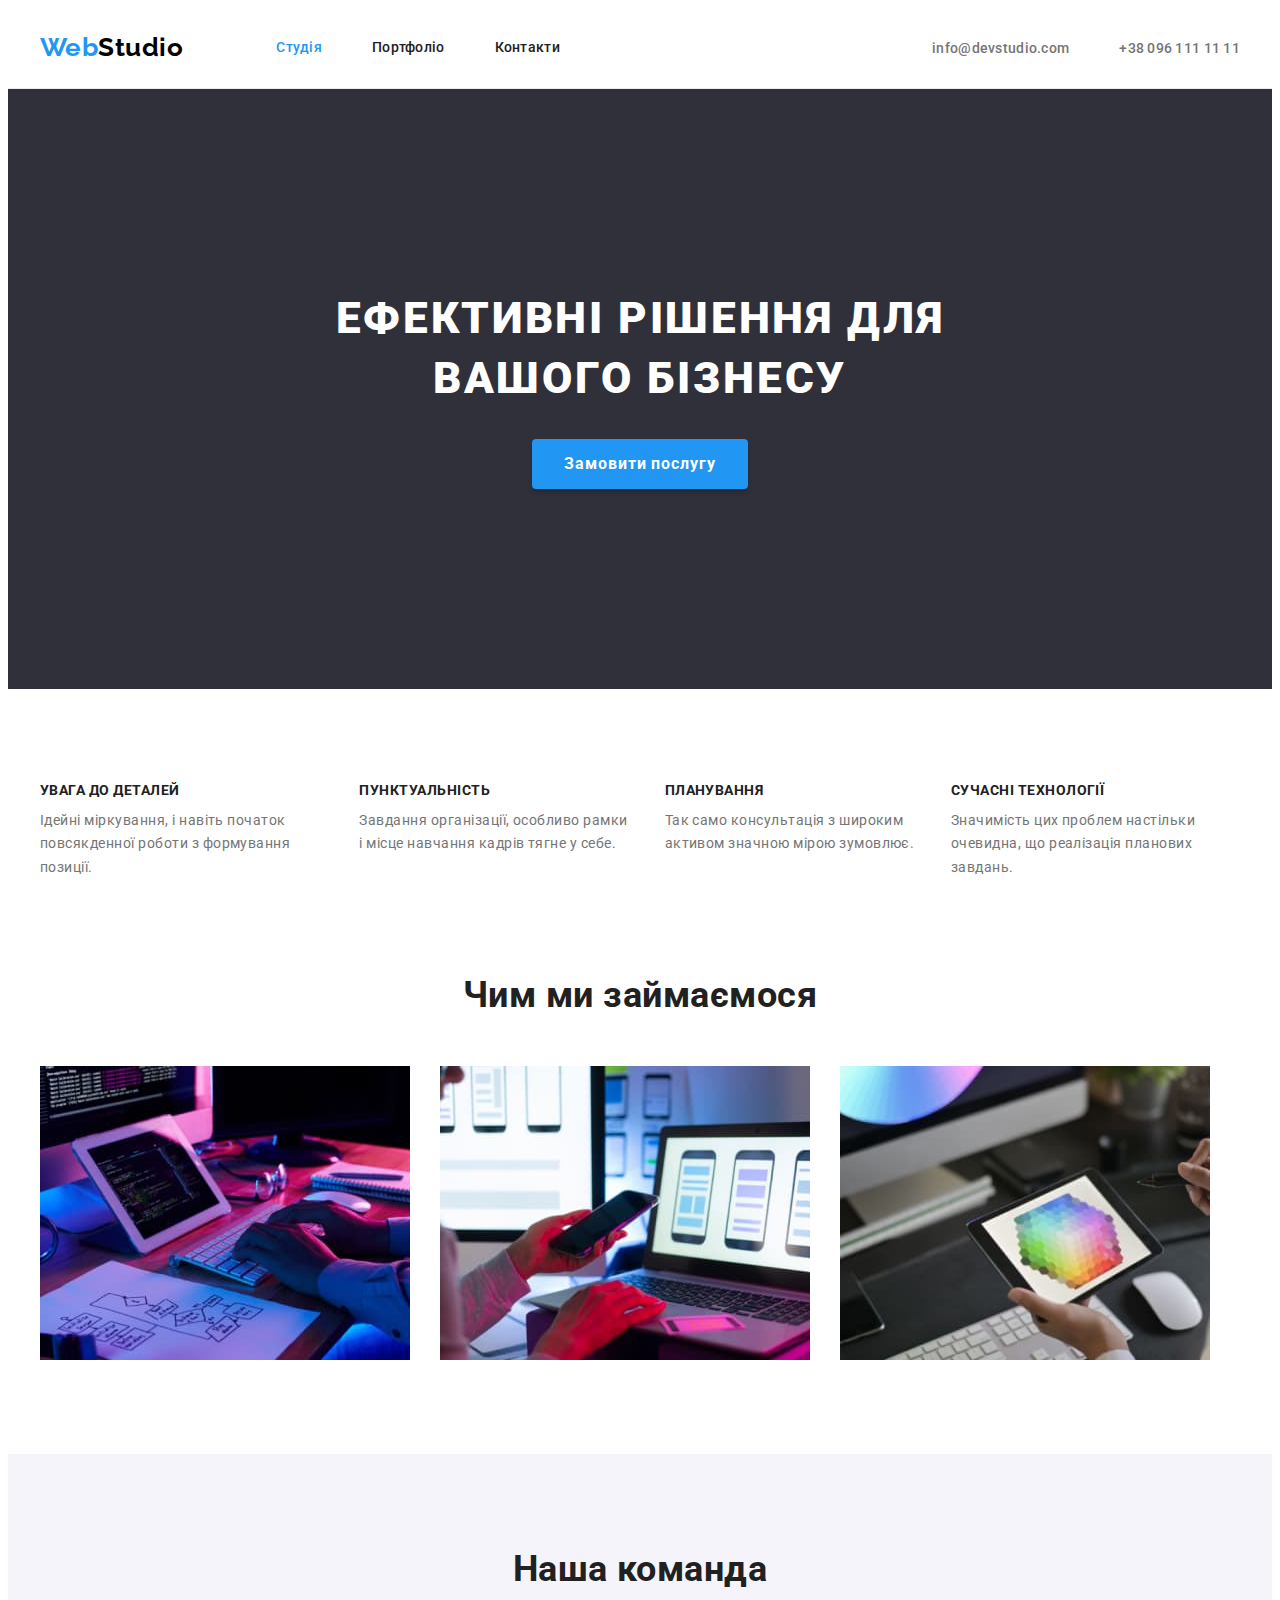
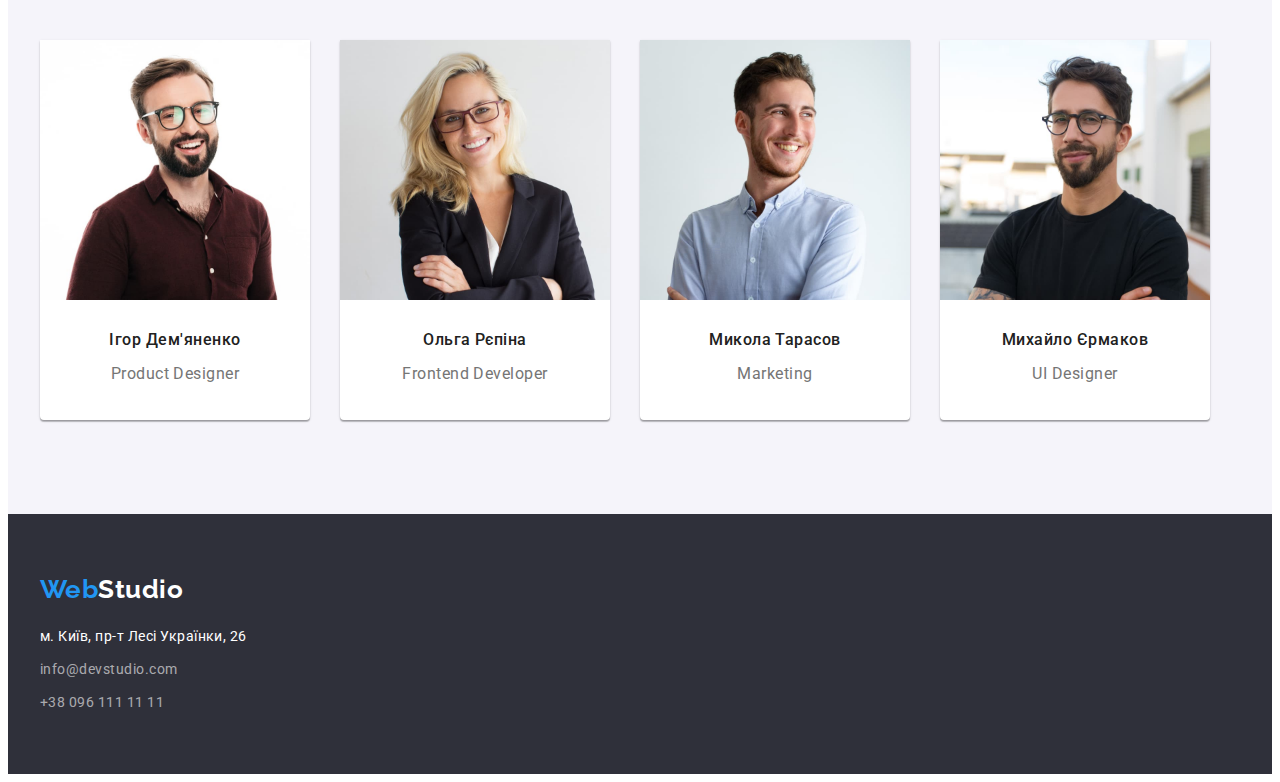
<file: index.html>
<!DOCTYPE html>
<html lang="uk">
  <head>
    <meta charset="UTF-8" />
    <meta http-equiv="X-UA-Compatible" content="IE=edge" />
    <meta name="viewport" content="width=device-width, initial-scale=1.0" />
    <title>Студія</title>
    <link rel="preconnect" href="https://fonts.googleapis.com" />
    <link rel="preconnect" href="https://fonts.gstatic.com" crossorigin />
    <link
      href="https://fonts.googleapis.com/css2?family=Raleway:wght@700&family=Roboto:wght@400;500;700;900&display=swap"
      rel="stylesheet"
    />
    <link
      rel="stylesheet"
      href="https://cdnjs.cloudflare.com/ajax/libs/modern-normalize/1.1.0/modern-normalize.min.css"
      integrity="sha512-wpPYUAdjBVSE4KJnH1VR1HeZfpl1ub8YT/NKx4PuQ5NmX2tKuGu6U/JRp5y+Y8XG2tV+wKQpNHVUX03MfMFn9Q=="
      crossorigin="anonymous"
      referrerpolicy="no-referrer"
    />
    <link rel="stylesheet" href="./css/styles.css" />
  </head>
  <body>
    <!-- Шапка сайта -->
    <header class="header">
      <div class="container main-nav">
        <nav class="header-nav">
          <a href="/" class="logo"><span>Web</span>Studio</a>
          <ul class="nav-list list">
            <li class="item">
              <a href="./index.html" class="link current">Студія</a>
            </li>
            <li class="item">
              <a href="./portfolio.html" class="link">Портфоліо</a>
            </li>
            <li class="item"><a href="#" class="link">Контакти</a></li>
          </ul>
        </nav>
        <ul class="header-contacts list">
          <li class="contacts-item">
            <a href="mailto:info@devstudio.com" class="link"
              >info@devstudio.com</a
            >
          </li>
          <li class="contacts-item">
            <a href="tel:+380961111111" class="link">+38 096 111 11 11</a>
          </li>
        </ul>
      </div>
    </header>

    <main>
      <!-- Герой -->
      <section class="hero">
        <div class="container">
          <h1 class="hero-title">
            Ефективні рішення для<br />
            вашого бізнесу
          </h1>
          <button class="hero-button button" type="button">
            Замовити послугу
          </button>
        </div>
      </section>
      <!-- Особливості -->
      <section class="feature section">
        <div class="container">
          <h2 class="visually-hidden">Особливості</h2>
          <ul class="feature-list list">
            <li class="feature-item">
              <h3 class="title">УВАГА ДО ДЕТАЛЕЙ</h3>
              <p class="text">
                Ідейні міркування, і навіть початок повсякденної роботи з
                формування позиції.
              </p>
            </li>
            <li class="feature-item">
              <h3 class="title">ПУНКТУАЛЬНІСТЬ</h3>
              <p class="text">
                Завдання організації, особливо рамки і місце навчання кадрів
                тягне у себе.
              </p>
            </li>
            <li class="feature-item">
              <h3 class="title">ПЛАНУВАННЯ</h3>
              <p class="text">
                Так само консультація з широким активом значною мірою зумовлює.
              </p>
            </li>
            <li class="feature-item">
              <h3 class="title">СУЧАСНІ ТЕХНОЛОГІЇ</h3>
              <p class="text">
                Значимість цих проблем настільки очевидна, що реалізація
                планових завдань.
              </p>
            </li>
          </ul>
        </div>
      </section>
      <!-- Чим ми займаємося -->
      <section class="examples section">
        <div class="container">
          <h2 class="section-title">Чим ми займаємося</h2>
          <ul class="examples-list list">
            <li class="examples-item">
              <img
                src="./images/desktop.jpg"
                alt="десктопні додатки"
                width="370"
              />
            </li>
            <li class="examples-item">
              <img
                src="./images/mobile.jpg"
                alt="мобільні додатки"
                width="370"
              />
            </li>
            <li class="examples-item">
              <img
                src="./images/design.jpg"
                alt="дизайнерські рішення"
                width="370"
              />
            </li>
          </ul>
        </div>
      </section>
      <!-- Наша команда -->
      <section class="teams section">
        <div class="container">
          <h2 class="section-title">Наша команда</h2>
          <ul class="teams-list list">
            <li class="teams-item">
              <img
                src="./images/designer.jpg"
                alt="Дизайнер продукту"
                width="270"
              />
              <div class="teams-content">
                <h3 class="title">Ігор Дем'яненко</h3>
                <p lang="en" class="text">Product Designer</p>
              </div>
            </li>
            <li class="teams-item">
              <img
                src="./images/frontend.jpg"
                alt="Розробник інтерфейсу"
                width="270"
              />
              <div class="teams-content">
                <h3 class="title">Ольга Рєпіна</h3>
                <p lang="en" class="text">Frontend Developer</p>
              </div>
            </li>
            <li class="teams-item">
              <img src="./images/marketing.jpg" alt="Маркетолог" width="270" />
              <div class="teams-content">
                <h3 class="title">Микола Тарасов</h3>
                <p lang="en" class="text">Marketing</p>
              </div>
            </li>
            <li class="teams-item">
              <img
                src="./images/ui.jpg"
                alt="Дизайнер інтерфейсу"
                width="270"
              />
              <div class="teams-content">
                <h3 class="title">Михайло Єрмаков</h3>
                <p lang="en" class="text">UI Designer</p>
              </div>
            </li>
          </ul>
        </div>
      </section>
    </main>

    <!-- Футер -->
    <footer class="footer">
      <div class="container">
        <a href="/" class="logo"><span>Web</span>Studio</a>
        <address class="footer-address">
          <ul class="footer-list list">
            <li class="footer-item">
              <a
                href="https://goo.gl/maps/1QhM3WFyMhCo5uu47"
                class="link address"
              >
                м. Київ, пр-т Лесі Українки, 26
              </a>
            </li>
            <li class="footer-item">
              <a href="mailto:info@devstudio.com" class="link">
                info@devstudio.com
              </a>
            </li>
            <li class="footer-item phone">
              <a href="tel:+380961111111" class="link"> +38 096 111 11 11 </a>
            </li>
          </ul>
        </address>
      </div>
    </footer>
  </body>
</html>
</file>
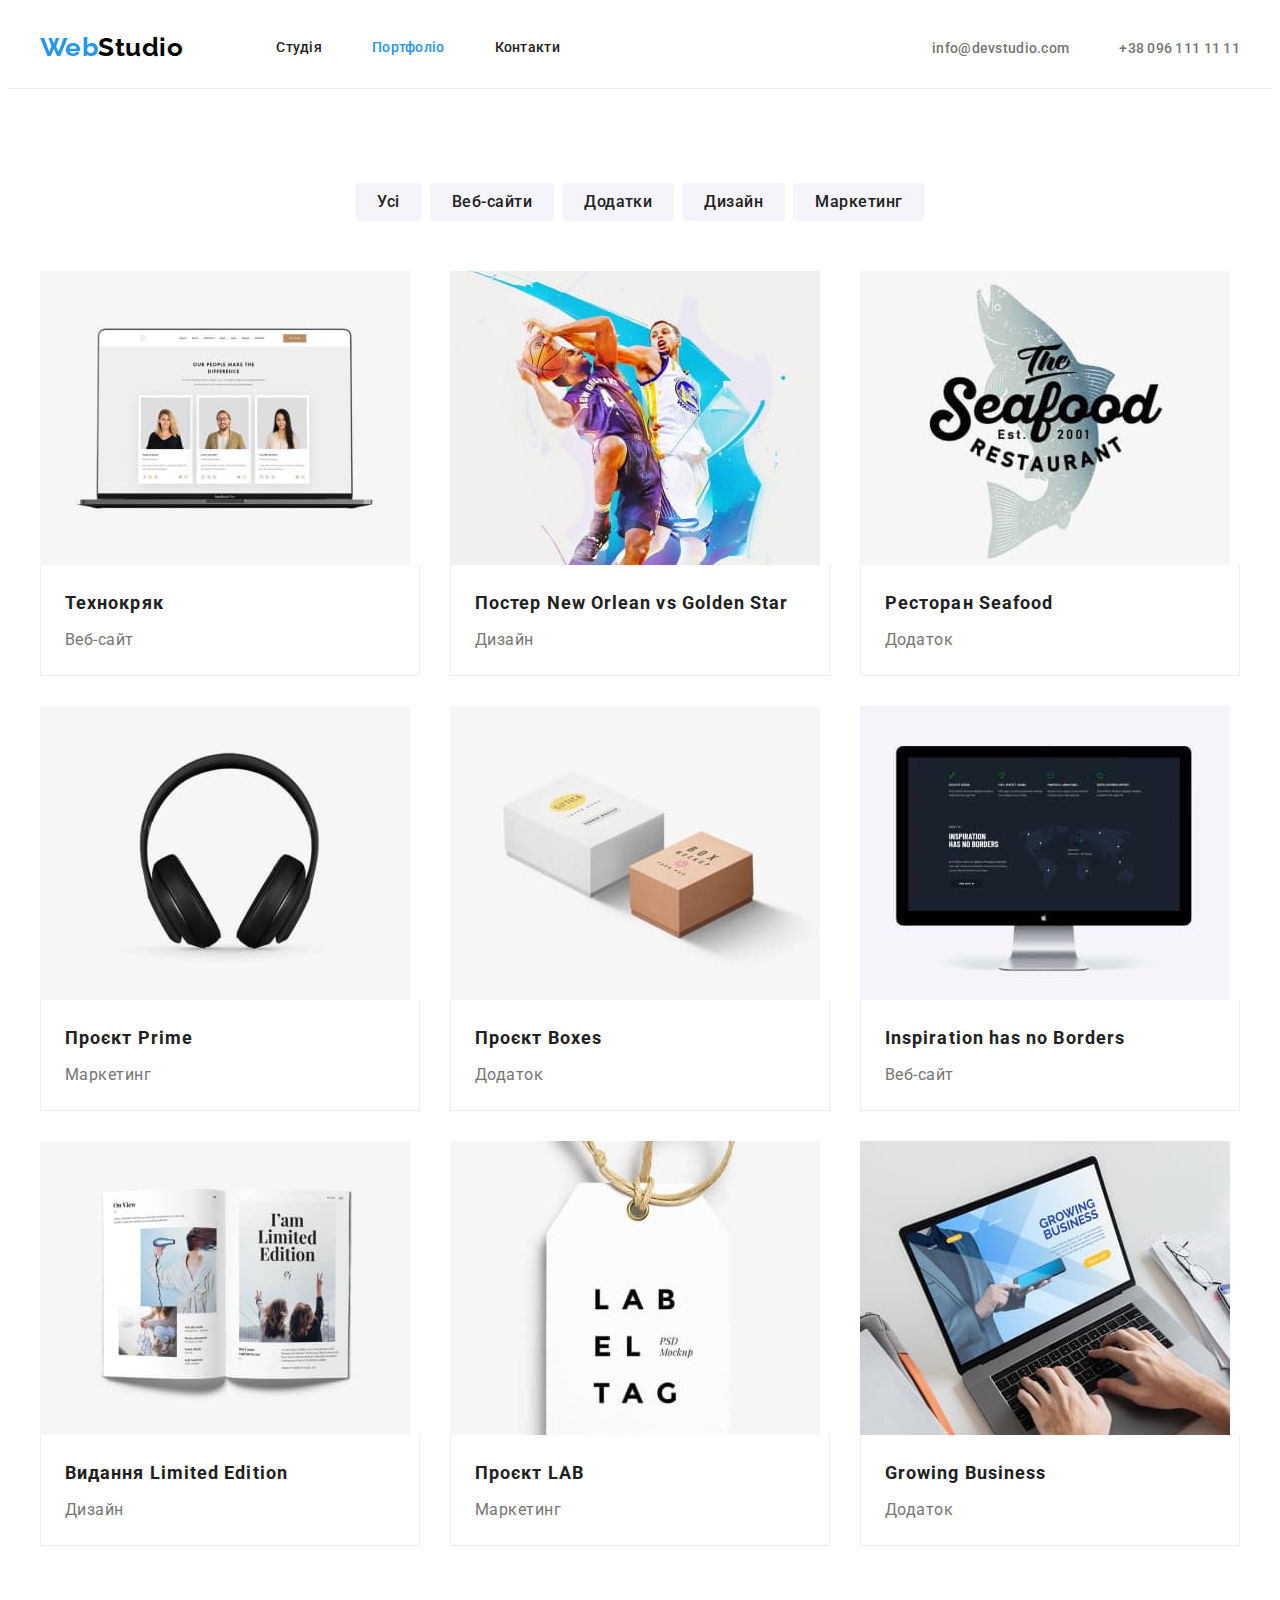
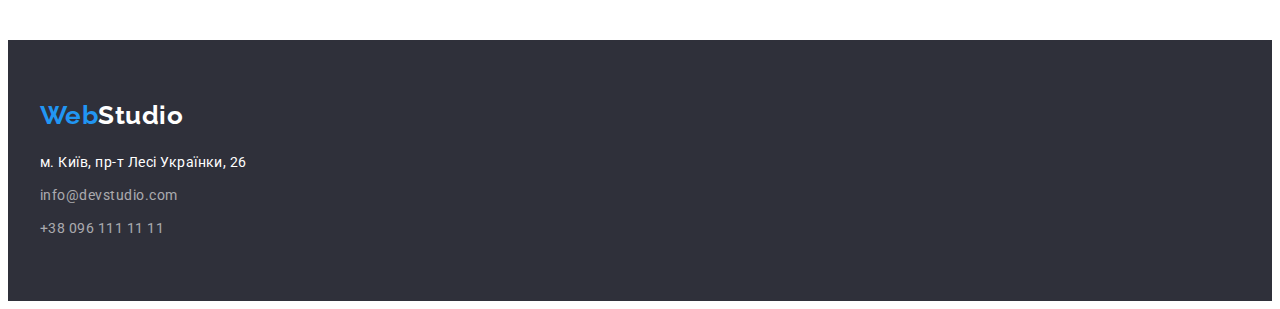
<file: portfolio.html>
<!DOCTYPE html>
<html lang="uk">
  <head>
    <meta charset="UTF-8" />
    <meta http-equiv="X-UA-Compatible" content="IE=edge" />
    <meta name="viewport" content="width=device-width, initial-scale=1.0" />
    <title>Портфоліо</title>
    <link rel="preconnect" href="https://fonts.googleapis.com" />
    <link rel="preconnect" href="https://fonts.gstatic.com" crossorigin />
    <link
      href="https://fonts.googleapis.com/css2?family=Raleway:wght@700&family=Roboto:wght@400;500;700;900&display=swap"
      rel="stylesheet"
    />
    <link
      rel="stylesheet"
      href="https://cdnjs.cloudflare.com/ajax/libs/modern-normalize/1.1.0/modern-normalize.min.css"
      integrity="sha512-wpPYUAdjBVSE4KJnH1VR1HeZfpl1ub8YT/NKx4PuQ5NmX2tKuGu6U/JRp5y+Y8XG2tV+wKQpNHVUX03MfMFn9Q=="
      crossorigin="anonymous"
      referrerpolicy="no-referrer"
    />
    <link rel="stylesheet" href="./css/styles.css" />
  </head>
  <body>
    <!-- Шапка сайта -->
    <header class="header">
      <div class="container main-nav">
        <nav class="header-nav">
          <a href="/" class="logo"><span>Web</span>Studio</a>
          <ul class="nav-list list">
            <li class="item">
              <a href="./index.html" class="link">Студія</a>
            </li>
            <li class="item">
              <a href="./portfolio.html" class="link current">Портфоліо</a>
            </li>
            <li class="item"><a href="#" class="link">Контакти</a></li>
          </ul>
        </nav>
        <ul class="header-contacts list">
          <li class="contacts-item">
            <a href="mailto:info@devstudio.com" class="link"
              >info@devstudio.com</a
            >
          </li>
          <li class="contacts-item">
            <a href="tel:+380961111111" class="link">+38 096 111 11 11</a>
          </li>
        </ul>
      </div>
    </header>

    <main>
      <section class="portfolio section">
        <div class="container">
          <h1 class="visually-hidden">Наші роботи</h1>
          <ul class="portfolio-list-button list">
            <li class="button-item">
              <button class="button" type="button">Усі</button>
            </li>
            <li class="button-item">
              <button class="button" type="button">Веб-сайти</button>
            </li>
            <li class="button-item">
              <button class="button" type="button">Додатки</button>
            </li>
            <li class="button-item">
              <button class="button" type="button">Дизайн</button>
            </li>
            <li class="button-item">
              <button class="button" type="button">Маркетинг</button>
            </li>
          </ul>
          <ul class="portfolio-list list">
            <li class="portfolio-item">
              <a href="#" class="link">
                <img
                  src="./images/technocrack.jpg"
                  alt="Технокряк"
                  width="370"
                />
                <div class="portfolio-border">
                  <h2 class="title">Технокряк</h2>
                  <p class="paragraph">Веб-сайт</p>
                </div>
              </a>
            </li>
            <li class="portfolio-item">
              <a href="#" class="link">
                <img src="./images/poster.jpg" alt="Постер" width="370" />
                <div class="portfolio-border">
                  <h2 class="title">Постер New Orlean vs Golden Star</h2>
                  <p class="paragraph">Дизайн</p>
                </div></a
              >
            </li>
            <li class="portfolio-item">
              <a href="#" class="link">
                <img src="./images/restaurant.jpg" alt="Ресторан" width="370" />
                <div class="portfolio-border">
                  <h2 class="title">Ресторан Seafood</h2>
                  <p class="paragraph">Додаток</p>
                </div></a
              >
            </li>
            <li class="portfolio-item">
              <a href="#" class="link">
                <img src="./images/prime.jpg" alt="Проєкт Prime" width="370" />
                <div class="portfolio-border">
                  <h2 class="title">Проєкт Prime</h2>
                  <p class="paragraph">Маркетинг</p>
                </div></a
              >
            </li>
            <li class="portfolio-item">
              <a href="#" class="link">
                <img src="./images/boxes.jpg" alt="Проєкт Boxes" width="370" />
                <div class="portfolio-border">
                  <h2 class="title">Проєкт Boxes</h2>
                  <p class="paragraph">Додаток</p>
                </div></a
              >
            </li>
            <li class="portfolio-item">
              <a href="#" class="link">
                <img src="./images/borders.jpg" alt="Веб-сайт" width="370" />
                <div class="portfolio-border">
                  <h2 class="title">Inspiration has no Borders</h2>
                  <p class="paragraph">Веб-сайт</p>
                </div></a
              >
            </li>
            <li class="portfolio-item">
              <a href="#" class="link">
                <img src="./images/edition.jpg" alt="Видання" width="370" />
                <div class="portfolio-border">
                  <h2 class="title">Видання Limited Edition</h2>
                  <p class="paragraph">Дизайн</p>
                </div></a
              >
            </li>
            <li class="portfolio-item">
              <a href="#" class="link">
                <img src="./images/lab.jpg" alt="Проєкт LAB" width="370" />
                <div class="portfolio-border">
                  <h2 class="title">Проєкт LAB</h2>
                  <p class="paragraph">Маркетинг</p>
                </div>
              </a>
            </li>
            <li class="portfolio-item">
              <a href="#" class="link">
                <img
                  src="./images/business.jpg"
                  alt="Growing Business"
                  width="370"
                />
                <div class="portfolio-border">
                  <h2 class="title">Growing Business</h2>
                  <p class="paragraph">Додаток</p>
                </div>
              </a>
            </li>
          </ul>
        </div>
      </section>
    </main>

    <!-- Футер -->
    <footer class="footer">
      <div class="container">
        <a href="/" class="logo"><span>Web</span>Studio</a>
        <address class="footer-address">
          <ul class="footer-list list">
            <li class="footer-item">
              <a
                href="https://goo.gl/maps/1QhM3WFyMhCo5uu47"
                class="link address"
              >
                м. Київ, пр-т Лесі Українки, 26
              </a>
            </li>
            <li class="footer-item">
              <a href="mailto:info@devstudio.com" class="link">
                info@devstudio.com
              </a>
            </li>
            <li class="footer-item phone">
              <a href="tel:+380961111111" class="link"> +38 096 111 11 11 </a>
            </li>
          </ul>
        </address>
      </div>
    </footer>
  </body>
</html>
</file>
<file: css/styles.css>
:root {
  --primary-text-color: #757575;
  --secondary-text-color: #000000;
  --title-color: #212121;
  --white-color: #ffffff;
  --accent-color: #2196f3;
  --secondary-background-color: #2f303a;
  --paragraph-footer-color: #ffffff99;
  --section-background-teams-color: #f5f4fa;
  --border-hero-color: #ececec;
  --border-color: #eeeeee;
  --box-shadow-hero-button: rgba(0, 0, 0, 0.15);
  --box-shadow-teams-item: 0px 1px 3px rgba(0, 0, 0, 0.12),
    0px 1px 1px rgba(0, 0, 0, 0.14), 0px 2px 1px rgba(0, 0, 0, 0.2);
  --box-shadow-portfolio-button: 0px 3px 1px rgba(0, 0, 0, 0.1),
    0px 1px 2px rgba(0, 0, 0, 0.08), 0px 2px 2px rgba(0, 0, 0, 0.12);
  --primary-font-family: 'Roboto';
  --logo-font-family: 'Raleway';
}

/* ---------------- utilities ---------------- */
h1,
h2,
h3,
h4,
h5,
h6,
p {
  margin: 0;
}

ul {
  margin: 0;
  padding: 0;
}

body {
  background-color: var(--white-color);
  color: var(--primary-text-color);
  font-family: var(--primary-font-family), sans-serif;
  letter-spacing: 0.03em;
}

img {
  display: block;
  max-width: 100%;
  height: auto;
}

/* ---------------- container ---------------- */

.container {
  width: 1200px;
  padding-left: 15px;
  padding-right: 15px;
  margin: 0 auto;
  /* outline: 2px solid tomato; */
}

/* ---------------- link  ---------------- */

.link:hover,
.link:focus {
  color: var(--accent-color);
}

/* ---------------- list  ---------------- */
.list {
  list-style: none;
}

/* ---------------- button ---------------- */
.button {
  border-radius: 4px;
  padding: 6px 22px;
  border: 0;

  font-family: inherit;
  color: var(--white-color);
  background-color: var(--accent-color);
  font-weight: 700;
  font-size: 16px;
  line-height: 1.88;
  letter-spacing: 0.06em;
  text-decoration: none;
  cursor: pointer;
  text-align: center;
}

.button:hover,
.button:focus {
  color: var(--accent-color);
}

/* ---------------- visually-hidden ---------------- */

.visually-hidden {
  position: absolute;
  width: 1px;
  height: 1px;
  margin: -1px;
  border: 0;
  padding: 0;
  white-space: nowrap;
  clip-path: inset(100%);
  clip: rect(0 0 0 0);
  overflow: hidden;
}

/* ---------------- header ---------------- */

.header {
  border-bottom: 1px solid var(--border-hero-color);
}

.main-nav,
.header-nav {
  display: flex;
  align-items: center;
}

.nav-list {
  margin-left: 93px;
  display: flex;
}

.nav-list .link {
  display: block;
  padding-top: 32px;
  padding-bottom: 32px;
}

.header .item:not(:last-child),
.header-contacts .contacts-item:not(:last-child) {
  margin-right: 50px;
}

.header-contacts.list {
  margin-left: auto;
  display: flex;
}

.header-contacts .link {
  color: var(--primary-text-color);
  font-weight: 500;
  font-size: 14px;
  line-height: 1.14;
  letter-spacing: 0.02em;
  text-decoration: none;
}

.header-contacts .link:hover,
.header-contacts .link:focus {
  color: var(--accent-color);
}

/* ---------------- logo ---------------- */
.logo {
  color: var(--secondary-text-color);
  font-family: var(--logo-font-family), sans-serif;
  font-weight: 700;
  font-size: 26px;
  line-height: 1.2;
  text-decoration: none;
}

.logo > span {
  color: var(--accent-color);
}

/* ---------------- nav-list ---------------- */
.nav-list .link {
  color: var(--title-color);
  font-weight: 500;
  font-size: 14px;
  line-height: 1.14;
  letter-spacing: 0.02em;
  text-decoration: none;
}

.nav-list .link:hover,
.nav-list .link:focus,
.nav-list .link.current {
  color: var(--accent-color);
}

/* ---------------- hero ---------------- */
.hero {
  padding-top: 200px;
  padding-bottom: 200px;
  background-color: var(--secondary-background-color);
  text-align: center;
}

.hero-title {
  margin-bottom: 30px;

  color: var(--white-color);
  font-weight: 900;
  font-size: 44px;
  line-height: 1.36;
  letter-spacing: 0.06em;
  text-transform: uppercase;
}

.hero-button {
  padding: 10px 32px;
  min-width: 216px;

  box-shadow: 0px 4px 4px var(--box-shadow-hero-button);
  border-radius: 4px;
}

.hero-button:hover,
.hero-button:focus {
  background-color: var(--white-color);
}

/* ---------------- section ---------------- */
.section {
  padding-top: 94px;
  padding-bottom: 94px;
}

.section-title {
  color: var(--title-color);
  font-size: 36px;
  line-height: 1.17;
  text-align: center;
}

.section .title {
  color: var(--title-color);
  font-size: 14px;
  line-height: 1.14;
}

/* ---------------- feature ---------------- */

.feature .section {
  padding-top: 0;
}

.feature-list {
  display: flex;
}

.feature-list .title {
  margin-bottom: 10px;
}

.feature-item:not(:last-child) {
  margin-right: 30px;
}

.feature-list .text {
  font-size: 14px;
  line-height: 1.7;
}

/* ---------------- examples ---------------- */

.examples {
  padding-top: 0;
}

.examples-list {
  display: flex;
}

.examples-item:not(:last-child) {
  margin-right: 30px;
}

.examples .section-title {
  margin-bottom: 50px;
}

/* ---------------- teams ---------------- */
.teams {
  background-color: var(--section-background-teams-color);
}

.teams .section-title {
  margin-bottom: 50px;
}

.teams-list {
  display: flex;
}

.teams-item {
  box-shadow: var(--box-shadow-teams-item);
  border-radius: 0px 0px 4px 4px;
  background-color: var(--white-color);
}

.teams-item:not(:last-child) {
  margin-right: 30px;
}

.teams-content {
  padding-top: 30px;
  padding-bottom: 30px;
}

.teams .title {
  margin-bottom: 10px;

  color: var(--title-color);
  font-weight: 500;
  font-size: 16px;
  line-height: 1.2;
  text-align: center;
}

.teams .text {
  font-size: 16px;
  line-height: 1.9;
  text-align: center;
}

/* ---------------- footer ---------------- */
.footer {
  padding-top: 60px;
  padding-bottom: 60px;
  background-color: var(--secondary-background-color);
}

.footer .logo,
.footer .link.address {
  color: var(--white-color);
}

.footer .logo {
  display: inline-block;
  margin-bottom: 20px;
}

.footer-item {
  margin-bottom: 9px;
}

.footer-item:last-child {
  margin-bottom: 0;
}

.footer .link {
  color: var(--paragraph-footer-color);
  font-style: normal;
  font-weight: 400;
  font-size: 14px;
  line-height: 1.7;
  text-decoration: none;
}

.footer .link:hover,
.footer .link:focus {
  color: var(--accent-color);
}

/* ---------------- portfolio.html ---------------- */

.portfolio-list-button {
  display: flex;
  justify-content: center;
  margin-bottom: 50px;
}

.portfolio .button-item:not(:last-child) {
  margin-right: 8px;
}

.portfolio .button {
  color: var(--title-color);
  background-color: var(--section-background-teams-color);
  font-weight: 500;
  font-size: 16px;
  line-height: 1.62;
  letter-spacing: 0.03em;
  border-color: transparent;
}

.portfolio .button:hover,
.portfolio .button:focus {
  box-shadow: var(--box-shadow-portfolio-button);
  border-radius: 4px;

  color: var(--white-color);
  background-color: var(--accent-color);
}

.portfolio-list {
  display: flex;
  flex-wrap: wrap;
  gap: 30px;
}

.portfolio-item {
  width: calc((100% - 60px) / 3);
}

.portfolio .link {
  text-decoration: none;
}

.portfolio-border {
  padding: 20px 24px;
  border-right: 1px solid var(--border-color);
  border-bottom: 1px solid var(--border-color);
  border-left: 1px solid var(--border-color);
}

.portfolio .title {
  margin-bottom: 4px;

  color: var(--title-color);
  font-size: 18px;
  line-height: 2;
  letter-spacing: 0.06em;
}

.portfolio .paragraph {
  color: var(--primary-text-color);
  font-size: 16px;
  line-height: 1.88;
}
</file>
